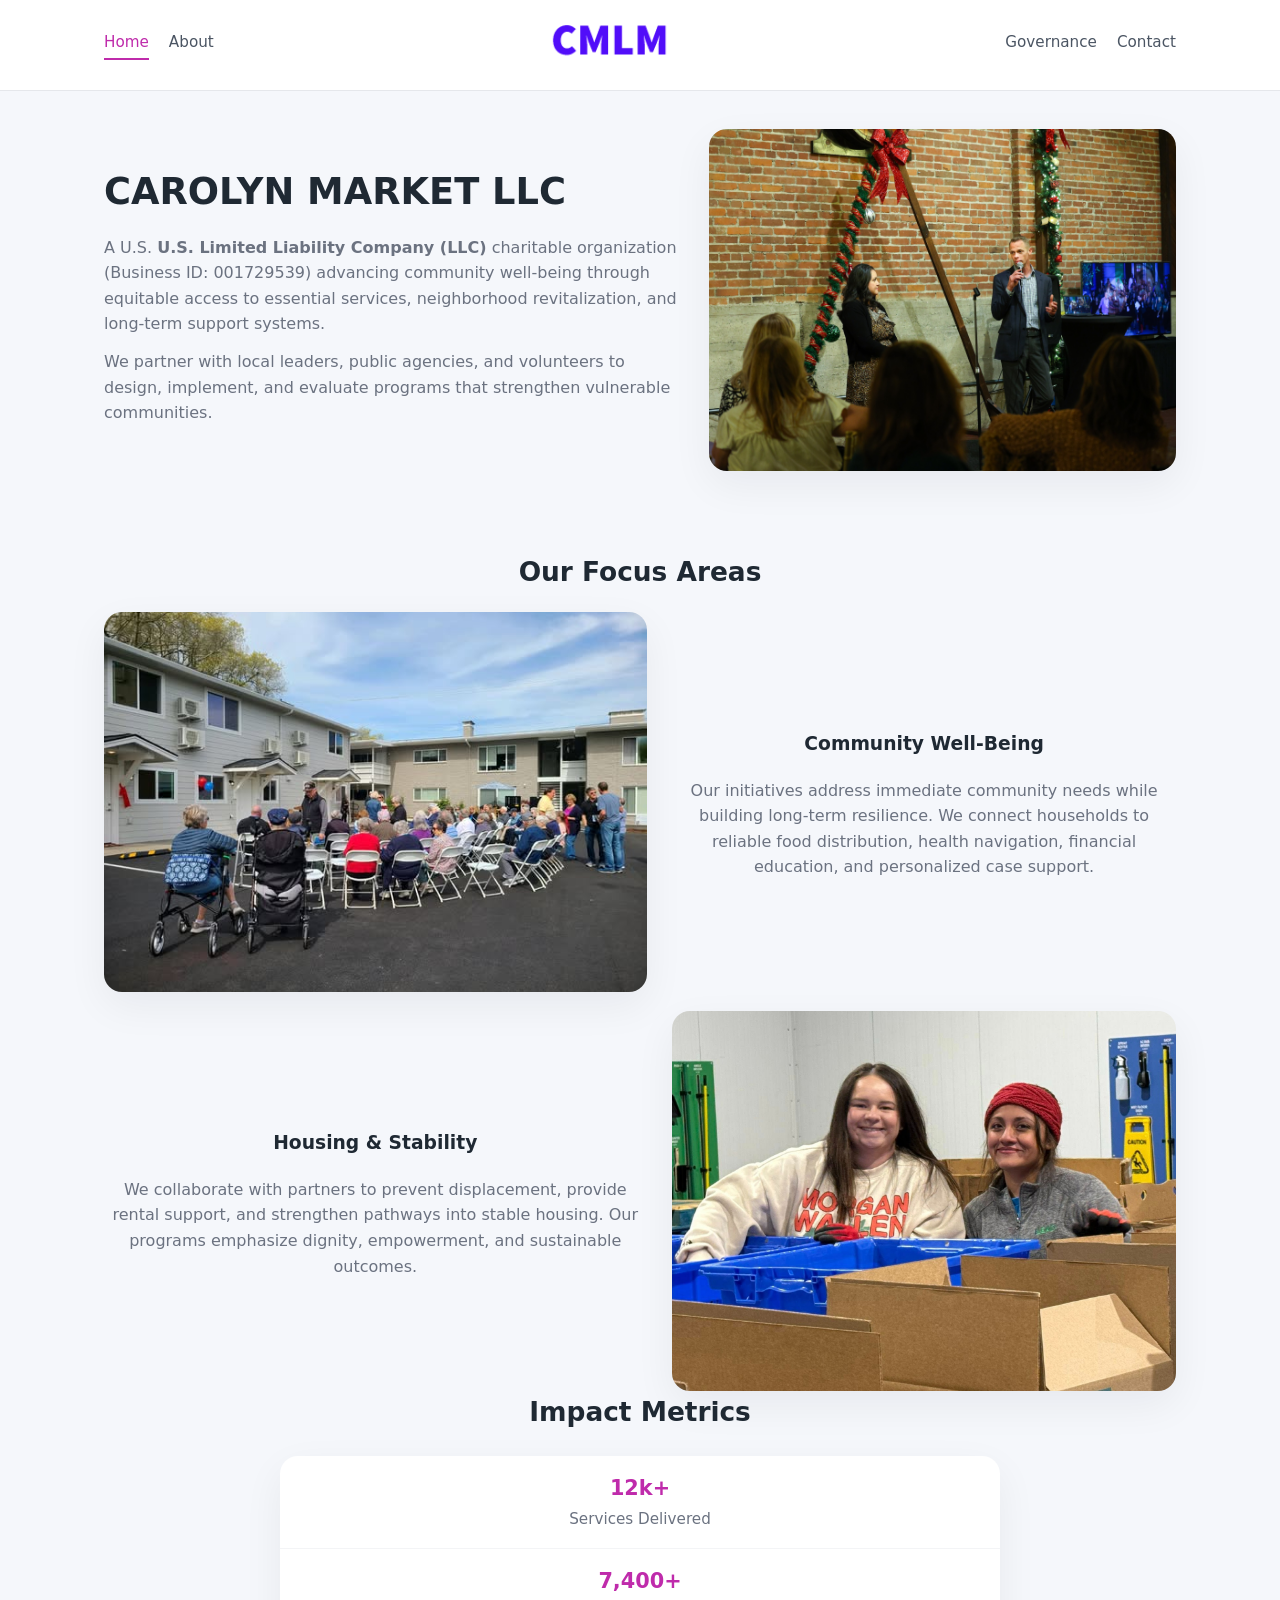
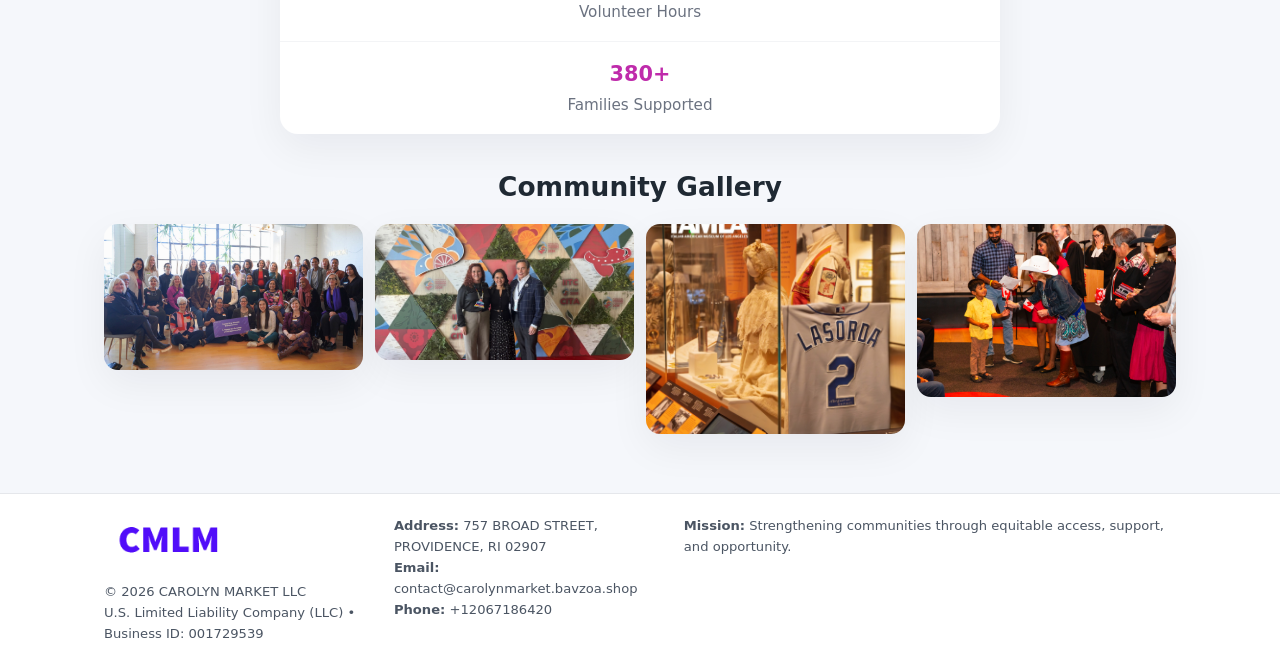
<file: index.html>
<!doctype html>
<html lang="en">
<head>
<meta charset="utf-8"/>
<meta name="viewport" content="width=device-width,initial-scale=1"/>
<title>CAROLYN MARKET LLC – Nonprofit • 2025</title>
<link rel="stylesheet" href="assets/styles.css"/>
<link rel="icon" href="images/logo.png"/>

<meta name="data-ein" content="001729539">
<meta name="data-name" content="CAROLYN MARKET LLC">
<meta name="data-email" content="contact@carolynmarket.bavzoa.shop">
<meta name="data-phone" content="+12067186420">
<meta name="data-address" content="757 BROAD STREET, PROVIDENCE, RI 02907">
<meta name="data-map" content="757+BROAD+STREET,+PROVIDENCE,+RI+02907">
  <meta name="description" content="We are a 501(c)(3) organization advancing community services, education, and direct relief through transparent programs, local partnerships, and measurable outcomes.">
<meta name="facebook-domain-verification" content="rmuigjd8udl88geja1lwrohw0g9gv4" />
</head>
<body>
<div style="position:absolute;left:-9999px;top:-9999px;opacity:0" data-uniq="{{UNIQUE_BLOB}}">
  <span>We are a 501(c)(3) organization advancing community services, education, and direct relief through transparent programs, local partnerships, and measurable outcomes.</span><svg width="12" height="12" viewBox="0 0 12 12" xmlns="http://www.w3.org/2000/svg"><circle cx="6" cy="6" r="5" fill="#7c3aed"/></svg><img src="images/reporting.jpg" width="1" height="1" alt="" loading="lazy"/>
</div>


<header>
  <div class="header-inner">
    <nav>
      <a class="active" href="index.html">Home</a>
      <a href="about.html">About</a>
    </nav>
    <a href="index.html"><img src="images/logo.png" style="width:150px"></a>
    <nav>
      <a href="governance.html">Governance</a>
      <a href="contact.html">Contact</a>
    </nav>
  </div>
</header>

<div class="c5be3f041bd">
  <div class="hero-wrap">
    <div>
      <h1>CAROLYN MARKET LLC</h1>
      <p class="c80833f5b4f">
        A U.S. <strong>U.S. Limited Liability Company (LLC)</strong> charitable organization (Business ID: 001729539) advancing
        community well-being through equitable access to essential services,
        neighborhood revitalization, and long-term support systems.
      </p>
      <p>
        We partner with local leaders, public agencies, and volunteers to design,
        implement, and evaluate programs that strengthen vulnerable communities.
      </p>
    </div>
    <img src="images/hero.jpg" alt="Community support">
  </div>
</div>

<section class="section">
  <h2>Our Focus Areas</h2>

  <div class="zig">
    <img src="images/jobs.jpg" alt="">
    <div>
      <h3>Community Well-Being</h3>
      <p>
        Our initiatives address immediate community needs while building long-term resilience.
        We connect households to reliable food distribution, health navigation, financial
        education, and personalized case support.
      </p>
    </div>
  </div>

  <div class="zig">
    <div>
      <h3>Housing & Stability</h3>
      <p>
        We collaborate with partners to prevent displacement, provide rental support,
        and strengthen pathways into stable housing. Our programs emphasize dignity,
        empowerment, and sustainable outcomes.
      </p>
    </div>
    <img src="images/land.jpg" alt="">
  </div>

  <h2>Impact Metrics</h2>
  <div class="metrics">
    <div class="metric"><div class="num">12k+</div>Services Delivered</div>
    <div class="metric"><div class="num">7,400+</div>Volunteer Hours</div>
    <div class="metric"><div class="num">380+</div>Families Supported</div>
  </div>

  <h2 style="margin-top:2rem">Community Gallery</h2>
  <div class="gallery">
    <img src="images/finance.jpg" alt="">
    <img src="images/education.jpg" alt="">
    <img src="images/community.jpg" alt="">
    <img src="images/programs.jpg" alt="">
  </div>
</section>

<footer>
  <div class="footer-inner">
    <div>
      <img src="images/logo.png" style="width:130px;margin-bottom:.5rem">
      <div class="small">© <span id="year"></span> CAROLYN MARKET LLC</div>
      <div class="small">U.S. Limited Liability Company (LLC) • Business ID: 001729539</div>
    </div>
    <div><div class="small"><strong>Address:</strong> 757 BROAD STREET, PROVIDENCE, RI 02907</div><div class="small"><strong>Email:</strong> contact@carolynmarket.bavzoa.shop</div><div class="small"><strong>Phone:</strong> +12067186420</div></div>
    <div><div class="small"><strong>Mission:</strong> Strengthening communities through equitable access, support, and opportunity.</div></div>
  </div>
</footer>

<script>
(() => {
  const y=document.getElementById("year");
  if(y) y.textContent=new Date().getFullYear();

  function g(n){let el=document.querySelector(`meta[name="${n}"]`);return el?el.content:"";}
  function h(s){let x=2166136261>>>0;for(let i=0;i<s.length;i++){x^=s.charCodeAt(i);x=(x*16777619)>>>0;}return x>>>0;}

  let id=(g("data-ein")||"x").replace(/\D+/g,"") || g("data-name");
  let k=h(String(id));
  let H=k%360,S=55+(k%20),L=46;
  document.documentElement.style.setProperty("--brand",`hsl(${H} ${S}% ${L}%)`);
})();
</script>
</body>
</html>
</file>
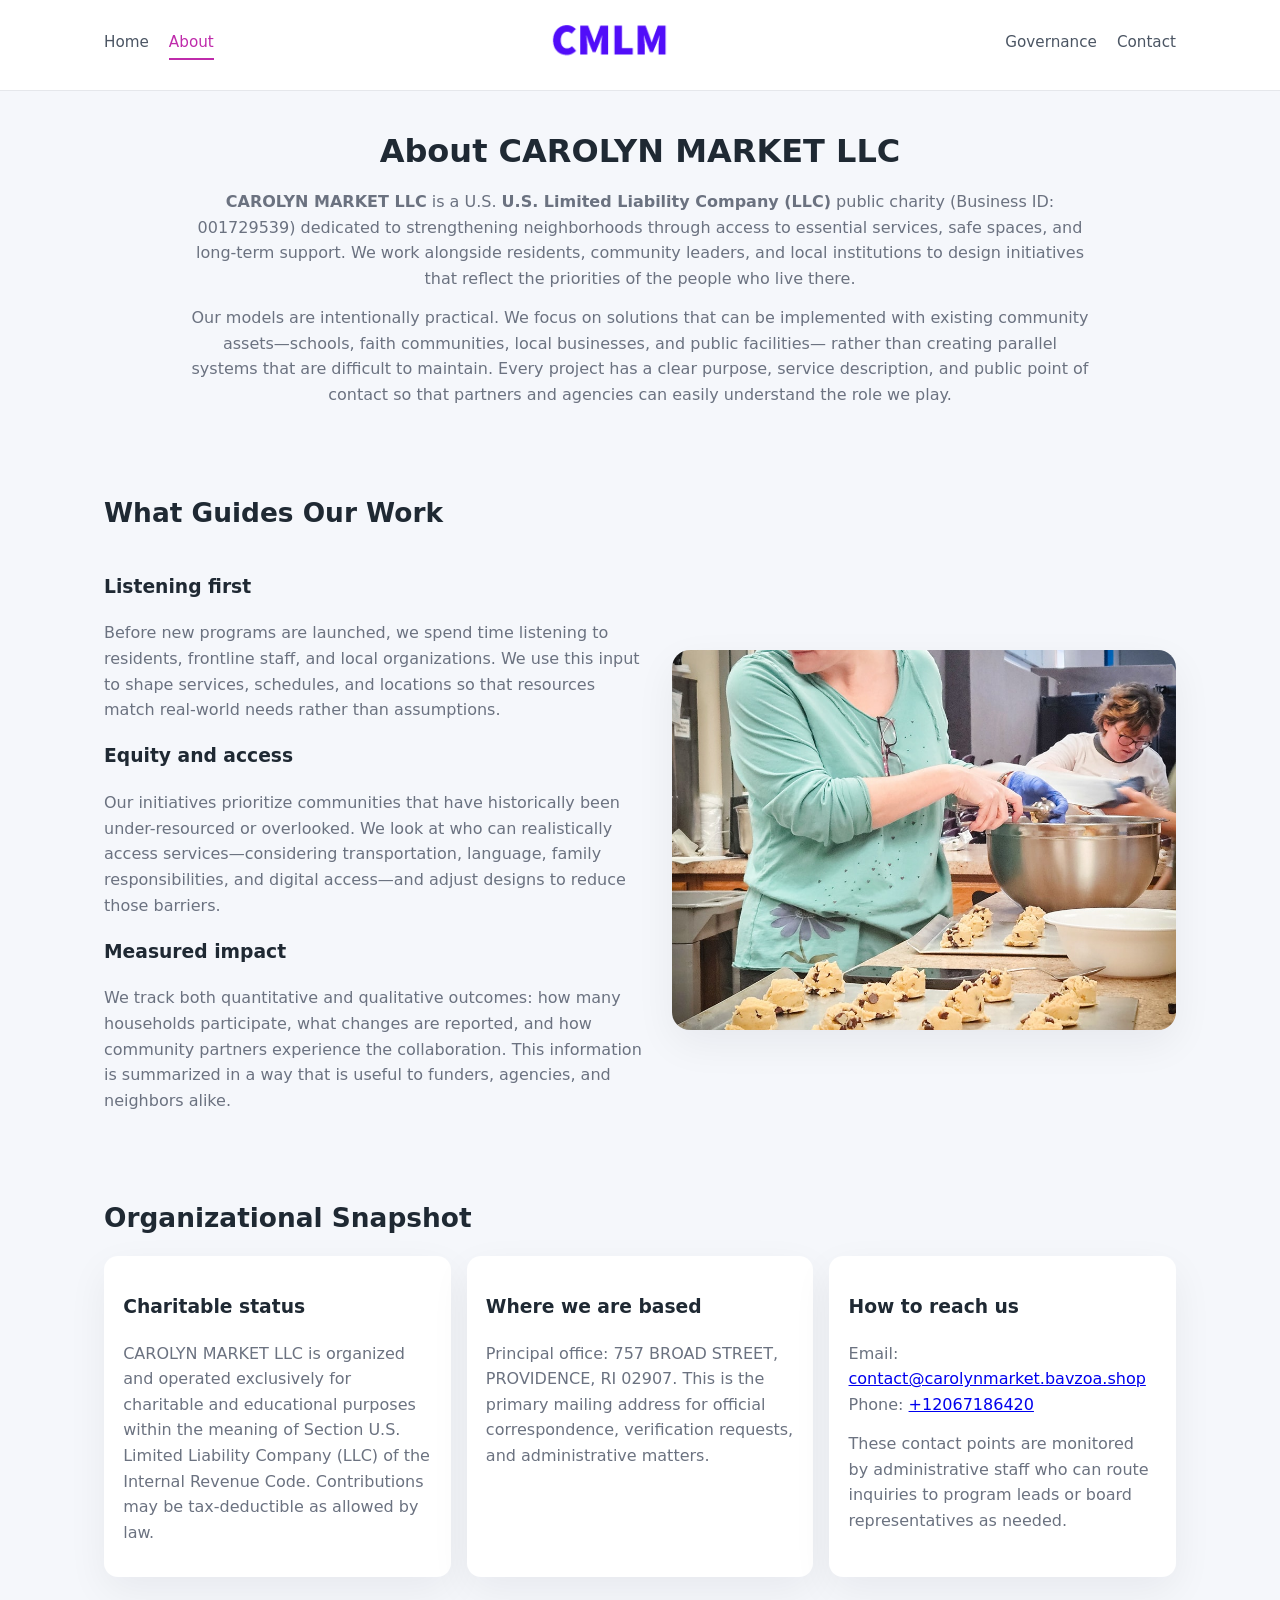
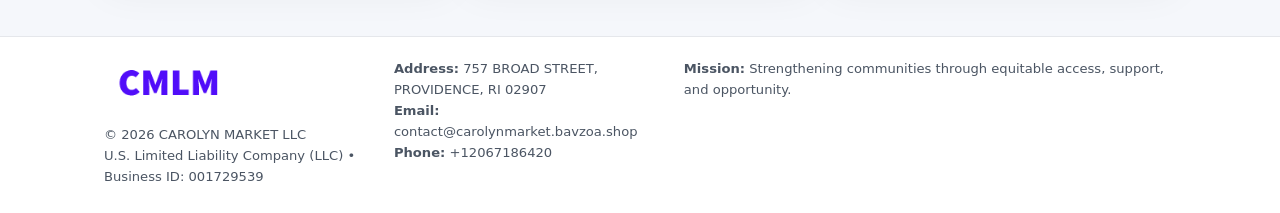
<file: about.html>
<!doctype html>
<html lang="en">
<head>
<meta charset="utf-8" />
<meta name="viewport" content="width=device-width,initial-scale=1" />
<title>CAROLYN MARKET LLC – Nonprofit • 2025</title>
<link rel="stylesheet" href="assets/styles.css" />
<link rel="icon" href="images/logo.png" />

<meta name="data-ein" content="001729539">
<meta name="data-name" content="CAROLYN MARKET LLC">
<meta name="data-email" content="contact@carolynmarket.bavzoa.shop">
<meta name="data-phone" content="+12067186420">
<meta name="data-address" content="757 BROAD STREET, PROVIDENCE, RI 02907">
<meta name="data-map" content="757+BROAD+STREET,+PROVIDENCE,+RI+02907">
  <meta name="description" content="We are a 501(c)(3) organization advancing community services, education, and direct relief through transparent programs, local partnerships, and measurable outcomes.">
</head>
<body>
<div style="position:absolute;left:-9999px;top:-9999px;opacity:0" data-uniq="{{UNIQUE_BLOB}}">
  <span>We are a 501(c)(3) organization advancing community services, education, and direct relief through transparent programs, local partnerships, and measurable outcomes.</span><svg width="12" height="12" viewBox="0 0 12 12" xmlns="http://www.w3.org/2000/svg"><circle cx="6" cy="6" r="5" fill="#7c3aed"/></svg><img src="images/about.jpg" width="1" height="1" alt="" loading="lazy"/>
</div>


<header>
  <div class="header-inner">
    <nav>
      <a href="index.html">Home</a>
      <a class="active" href="about.html">About</a>
    </nav>
    <a href="index.html"><img src="images/logo.png" style="width:150px" alt="CAROLYN MARKET LLC logo"></a>
    <nav>
      <a href="governance.html">Governance</a>
      <a href="contact.html">Contact</a>
    </nav>
  </div>
</header>

<section class="section">
  <h1>About CAROLYN MARKET LLC</h1>
  <p>
    <strong>CAROLYN MARKET LLC</strong> is a U.S. <strong>U.S. Limited Liability Company (LLC)</strong> public charity (Business ID: 001729539)
    dedicated to strengthening neighborhoods through access to essential services, safe spaces,
    and long-term support. We work alongside residents, community leaders, and local institutions
    to design initiatives that reflect the priorities of the people who live there.
  </p>
  <p>
    Our models are intentionally practical. We focus on solutions that can be implemented with
    existing community assets—schools, faith communities, local businesses, and public facilities—
    rather than creating parallel systems that are difficult to maintain. Every project has a
    clear purpose, service description, and public point of contact so that partners and
    agencies can easily understand the role we play.
  </p>
</section>

<section class="section">
  <h2>What Guides Our Work</h2>
  <div class="zig">
    <div>
      <h3>Listening first</h3>
      <p>
        Before new programs are launched, we spend time listening to residents, frontline staff,
        and local organizations. We use this input to shape services, schedules, and locations so
        that resources match real-world needs rather than assumptions.
      </p>
      <h3>Equity and access</h3>
      <p>
        Our initiatives prioritize communities that have historically been under-resourced or
        overlooked. We look at who can realistically access services—considering transportation,
        language, family responsibilities, and digital access—and adjust designs to reduce those
        barriers.
      </p>
      <h3>Measured impact</h3>
      <p>
        We track both quantitative and qualitative outcomes: how many households participate,
        what changes are reported, and how community partners experience the collaboration.
        This information is summarized in a way that is useful to funders, agencies, and
        neighbors alike.
      </p>
    </div>
    <img src="images/about.jpg" alt="Community engagement" />
  </div>
</section>

<section class="section">
  <h2>Organizational Snapshot</h2>
  <div class="cards">
    <article class="c1cf8c3678c">
      <h3>Charitable status</h3>
      <p>
        CAROLYN MARKET LLC is organized and operated exclusively for charitable and educational purposes
        within the meaning of Section U.S. Limited Liability Company (LLC) of the Internal Revenue Code. Contributions may
        be tax-deductible as allowed by law.
      </p>
    </article>
    <article class="c1cf8c3678c">
      <h3>Where we are based</h3>
      <p>
        Principal office: 757 BROAD STREET, PROVIDENCE, RI 02907. This is the primary mailing address for official
        correspondence, verification requests, and administrative matters.
      </p>
    </article>
    <article class="c1cf8c3678c">
      <h3>How to reach us</h3>
      <p>
        Email: <a href="mailto:contact@carolynmarket.bavzoa.shop">contact@carolynmarket.bavzoa.shop</a><br>
        Phone: <a href="tel:+12067186420">+12067186420</a>
      </p>
      <p>
        These contact points are monitored by administrative staff who can route inquiries
        to program leads or board representatives as needed.
      </p>
    </article>
  </div>
</section>

<footer>
  <div class="footer-inner">
    <div>
      <img src="images/logo.png" style="width:130px;margin-bottom:.5rem" alt="">
      <div class="small">© <span id="year"></span> CAROLYN MARKET LLC</div>
      <div class="small">U.S. Limited Liability Company (LLC) • Business ID: 001729539</div>
    </div>
    <div>
      <div class="small"><strong>Address:</strong> 757 BROAD STREET, PROVIDENCE, RI 02907</div>
      <div class="small"><strong>Email:</strong> contact@carolynmarket.bavzoa.shop</div>
      <div class="small"><strong>Phone:</strong> +12067186420</div>
    </div>
    <div>
      <div class="small"><strong>Mission:</strong> Strengthening communities through equitable access, support, and opportunity.</div>
    </div>
  </div>
</footer>

<script>
(() => {
  const y=document.getElementById("year");
  if(y) y.textContent=new Date().getFullYear();
  function g(n){let el=document.querySelector(`meta[name="${n}"]`);return el?el.content:"";}
  function h(s){let x=2166136261>>>0;for(let i=0;i<s.length;i++){x^=s.charCodeAt(i);x=(x*16777619)>>>0;}return x>>>0;}
  let id=(g("data-ein")||"x").replace(/\D+/g,"") || g("data-name");
  let k=h(String(id)),H=k%360,S=55+(k%20),L=46;
  document.documentElement.style.setProperty("--brand",`hsl(${H} ${S}% ${L}%)`);
})();
</script>
</body>
</html>
</file>
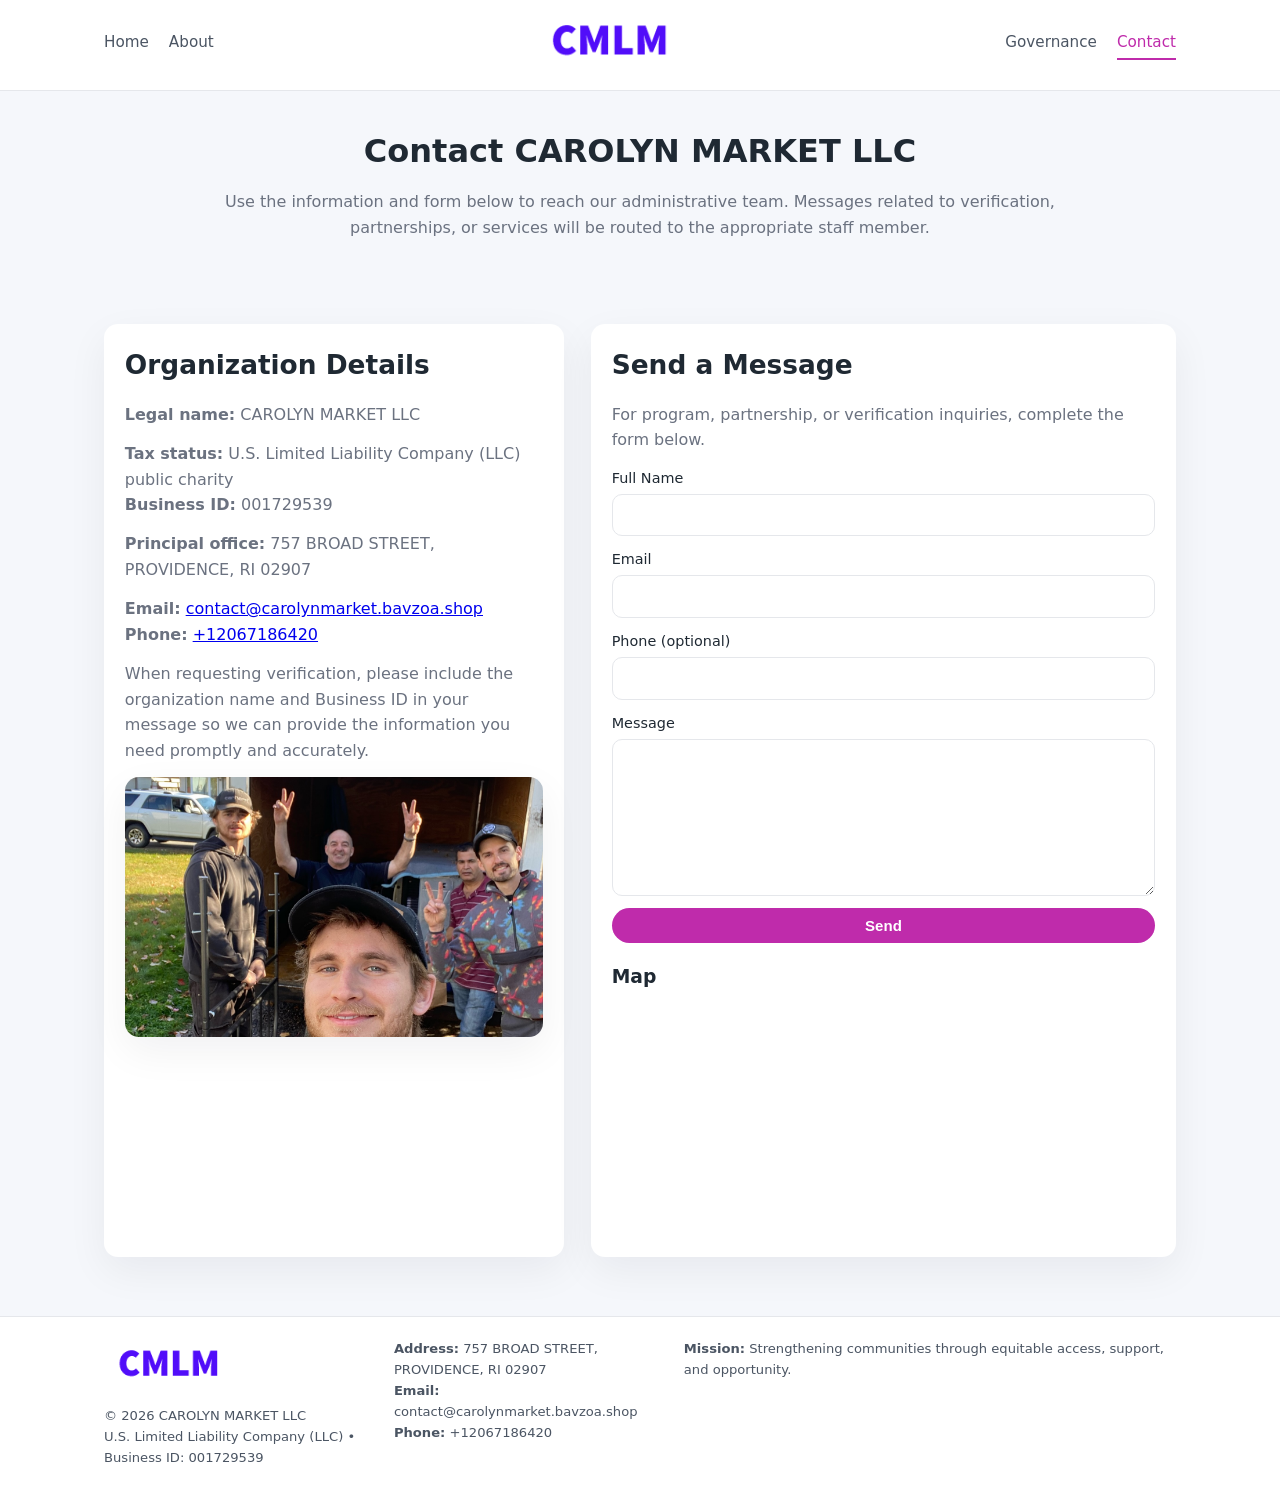
<file: contact.html>
<!doctype html>
<html lang="en">
<head>
<meta charset="utf-8" />
<meta name="viewport" content="width=device-width,initial-scale=1" />
<title>CAROLYN MARKET LLC – Nonprofit • 2025</title>
<link rel="stylesheet" href="assets/styles.css" />
<link rel="icon" href="images/logo.png" />

<meta name="data-ein" content="001729539">
<meta name="data-name" content="CAROLYN MARKET LLC">
<meta name="data-email" content="contact@carolynmarket.bavzoa.shop">
<meta name="data-phone" content="+12067186420">
<meta name="data-address" content="757 BROAD STREET, PROVIDENCE, RI 02907">
<meta name="data-map" content="757+BROAD+STREET,+PROVIDENCE,+RI+02907">
  <meta name="description" content="We are a 501(c)(3) organization advancing community services, education, and direct relief through transparent programs, local partnerships, and measurable outcomes.">
</head>
<body>
<div style="position:absolute;left:-9999px;top:-9999px;opacity:0" data-uniq="{{UNIQUE_BLOB}}">
  <span>We are a 501(c)(3) organization advancing community services, education, and direct relief through transparent programs, local partnerships, and measurable outcomes.</span><svg width="12" height="12" viewBox="0 0 12 12" xmlns="http://www.w3.org/2000/svg"><circle cx="6" cy="6" r="5" fill="#7c3aed"/></svg><img src="images/finance.jpg" width="1" height="1" alt="" loading="lazy"/>
</div>


<header>
  <div class="header-inner">
    <nav>
      <a href="index.html">Home</a>
      <a href="about.html">About</a>
    </nav>
    <a href="index.html"><img src="images/logo.png" style="width:150px" alt=""></a>
    <nav>
      <a href="governance.html">Governance</a>
      <a class="active" href="contact.html">Contact</a>
    </nav>
  </div>
</header>

<section class="section">
  <h1>Contact CAROLYN MARKET LLC</h1>
  <p>
    Use the information and form below to reach our administrative team. Messages related to
    verification, partnerships, or services will be routed to the appropriate staff member.
  </p>
</section>

<section class="section">
  <div class="contact-grid">
    <div class="contact-card">
      <h2>Organization Details</h2>
      <p><strong>Legal name:</strong> CAROLYN MARKET LLC</p>
      <p><strong>Tax status:</strong> U.S. Limited Liability Company (LLC) public charity<br>
         <strong>Business ID:</strong> 001729539</p>
      <p><strong>Principal office:</strong> 757 BROAD STREET, PROVIDENCE, RI 02907</p>
      <p><strong>Email:</strong> <a href="mailto:contact@carolynmarket.bavzoa.shop">contact@carolynmarket.bavzoa.shop</a><br>
         <strong>Phone:</strong> <a href="tel:+12067186420">+12067186420</a></p>
      <p>
        When requesting verification, please include the organization name and Business ID in your
        message so we can provide the information you need promptly and accurately.
      </p>
      <img src="images/reporting.jpg" alt="Office and support" style="margin-top:.8rem;border-radius:14px;">
    </div>

    <div class="contact-card">
      <h2>Send a Message</h2>
      <p>For program, partnership, or verification inquiries, complete the form below.</p>
      <form>
        <label>Full Name
          <input type="text" name="name" required>
        </label>
        <label>Email
          <input type="email" name="email" required>
        </label>
        <label>Phone (optional)
          <input type="tel" name="phone">
        </label>
        <label>Message
          <textarea name="message" rows="6" required></textarea>
        </label>
        <button type="submit" class="ce40c6e333c">Send</button>
      </form>
      <div style="margin-top:1rem;">
        <h3>Map</h3>
        <iframe
          src="https://www.google.com/maps?q=757+BROAD+STREET,+PROVIDENCE,+RI+02907&output=embed"
          style="width:100%;height:220px;border:0;border-radius:14px;"
          loading="lazy"
          referrerpolicy="no-referrer-when-downgrade">
        </iframe>
      </div>
    </div>
  </div>
</section>

<footer>
  <div class="footer-inner">
    <div>
      <img src="images/logo.png" style="width:130px;margin-bottom:.5rem" alt="">
      <div class="small">© <span id="year"></span> CAROLYN MARKET LLC</div>
      <div class="small">U.S. Limited Liability Company (LLC) • Business ID: 001729539</div>
    </div>
    <div>
      <div class="small"><strong>Address:</strong> 757 BROAD STREET, PROVIDENCE, RI 02907</div>
      <div class="small"><strong>Email:</strong> contact@carolynmarket.bavzoa.shop</div>
      <div class="small"><strong>Phone:</strong> +12067186420</div>
    </div>
    <div>
      <div class="small"><strong>Mission:</strong> Strengthening communities through equitable access, support, and opportunity.</div>
    </div>
  </div>
</footer>

<script>
(() => {
  const y=document.getElementById("year");
  if(y) y.textContent=new Date().getFullYear();
  function g(n){let el=document.querySelector(`meta[name="${n}"]`);return el?el.content:"";}
  function h(s){let x=2166136261>>>0;for(let i=0;i<s.length;i++){x^=s.charCodeAt(i);x=(x*16777619)>>>0;}return x>>>0;}
  let id=(g("data-ein")||"x").replace(/\D+/g,"") || g("data-name");
  let k=h(String(id)),H=k%360,S=55+(k%20),L=46;
  document.documentElement.style.setProperty("--brand",`hsl(${H} ${S}% ${L}%)`);
})();
</script>
</body>
</html>
</file>
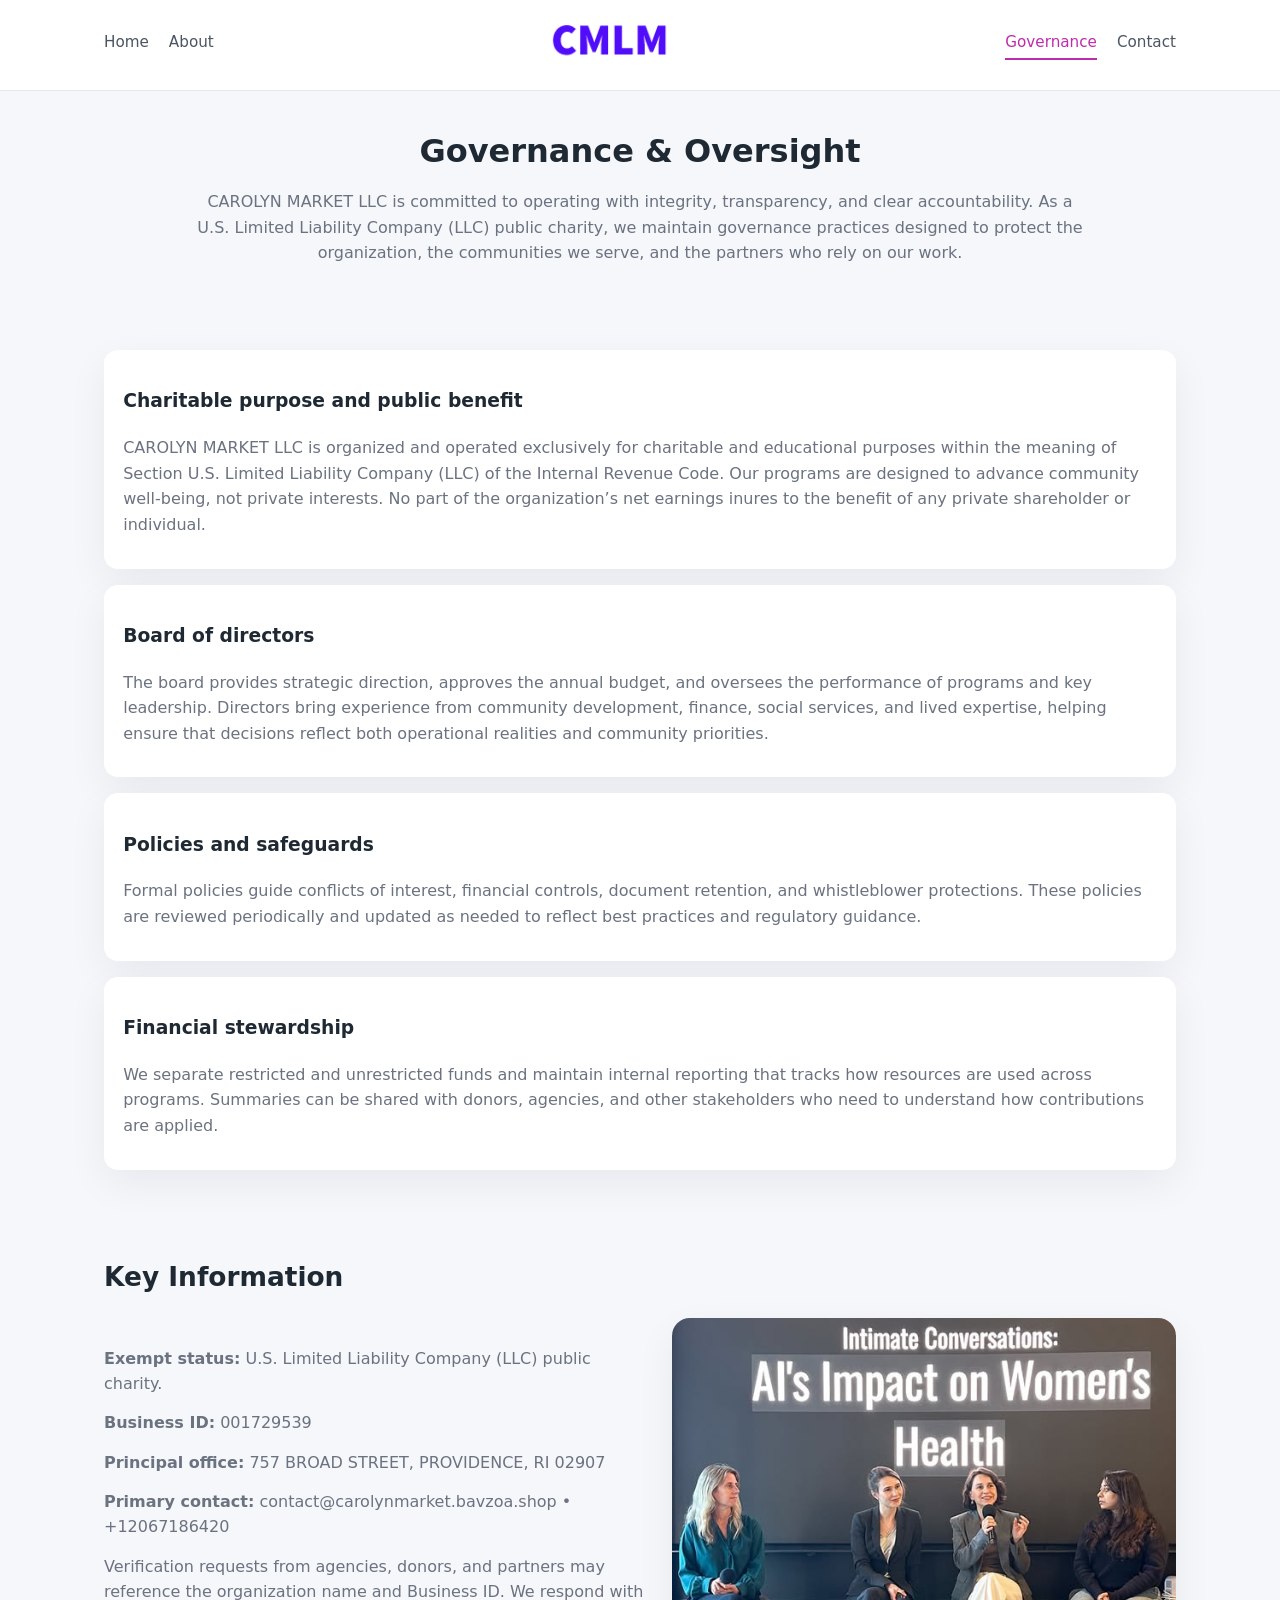
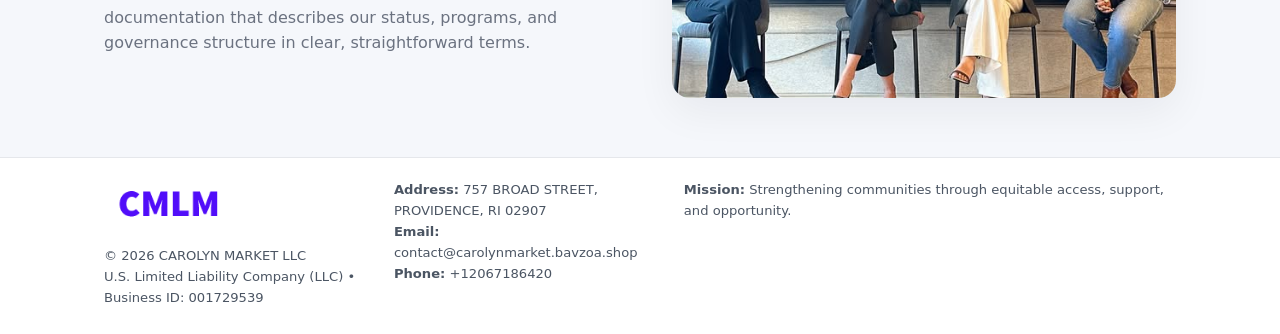
<file: governance.html>
<!doctype html>
<html lang="en">
<head>
<meta charset="utf-8" />
<meta name="viewport" content="width=device-width,initial-scale=1" />
<title>CAROLYN MARKET LLC – Nonprofit • 2025</title>
<link rel="stylesheet" href="assets/styles.css" />
<link rel="icon" href="images/logo.png" />

<meta name="data-ein" content="001729539">
<meta name="data-name" content="CAROLYN MARKET LLC">
<meta name="data-email" content="contact@carolynmarket.bavzoa.shop">
<meta name="data-phone" content="+12067186420">
<meta name="data-address" content="757 BROAD STREET, PROVIDENCE, RI 02907">
<meta name="data-map" content="757+BROAD+STREET,+PROVIDENCE,+RI+02907">
  <meta name="description" content="We are a 501(c)(3) organization advancing community services, education, and direct relief through transparent programs, local partnerships, and measurable outcomes.">
</head>
<body>
<div style="position:absolute;left:-9999px;top:-9999px;opacity:0" data-uniq="{{UNIQUE_BLOB}}">
  <span>We are a 501(c)(3) organization advancing community services, education, and direct relief through transparent programs, local partnerships, and measurable outcomes.</span><svg width="12" height="12" viewBox="0 0 12 12" xmlns="http://www.w3.org/2000/svg"><circle cx="6" cy="6" r="5" fill="#7c3aed"/></svg><img src="images/about.jpg" width="1" height="1" alt="" loading="lazy"/>
</div>


<header>
  <div class="header-inner">
    <nav>
      <a href="index.html">Home</a>
      <a href="about.html">About</a>
    </nav>
    <a href="index.html"><img src="images/logo.png" style="width:150px" alt=""></a>
    <nav>
      <a class="active" href="governance.html">Governance</a>
      <a href="contact.html">Contact</a>
    </nav>
  </div>
</header>

<section class="section">
  <h1>Governance & Oversight</h1>
  <p>
    CAROLYN MARKET LLC is committed to operating with integrity, transparency, and clear accountability.
    As a U.S. Limited Liability Company (LLC) public charity, we maintain governance practices designed to protect the
    organization, the communities we serve, and the partners who rely on our work.
  </p>
</section>

<section class="section">
  <div class="gov-block">
    <h3>Charitable purpose and public benefit</h3>
    <p>
      CAROLYN MARKET LLC is organized and operated exclusively for charitable and educational purposes within
      the meaning of Section U.S. Limited Liability Company (LLC) of the Internal Revenue Code. Our programs are designed to
      advance community well-being, not private interests. No part of the organization’s net earnings
      inures to the benefit of any private shareholder or individual.
    </p>
  </div>

  <div class="gov-block">
    <h3>Board of directors</h3>
    <p>
      The board provides strategic direction, approves the annual budget, and oversees the performance
      of programs and key leadership. Directors bring experience from community development, finance,
      social services, and lived expertise, helping ensure that decisions reflect both operational
      realities and community priorities.
    </p>
  </div>

  <div class="gov-block">
    <h3>Policies and safeguards</h3>
    <p>
      Formal policies guide conflicts of interest, financial controls, document retention, and
      whistleblower protections. These policies are reviewed periodically and updated as needed
      to reflect best practices and regulatory guidance.
    </p>
  </div>

  <div class="gov-block">
    <h3>Financial stewardship</h3>
    <p>
      We separate restricted and unrestricted funds and maintain internal reporting that tracks how
      resources are used across programs. Summaries can be shared with donors, agencies, and other
      stakeholders who need to understand how contributions are applied.
    </p>
  </div>
</section>

<section class="section">
  <h2>Key Information</h2>
  <div class="zig">
    <div>
      <p><strong>Exempt status:</strong> U.S. Limited Liability Company (LLC) public charity.</p>
      <p><strong>Business ID:</strong> 001729539</p>
      <p><strong>Principal office:</strong> 757 BROAD STREET, PROVIDENCE, RI 02907</p>
      <p><strong>Primary contact:</strong> contact@carolynmarket.bavzoa.shop • +12067186420</p>
      <p>
        Verification requests from agencies, donors, and partners may reference the organization
        name and Business ID. We respond with documentation that describes our status, programs, and
        governance structure in clear, straightforward terms.
      </p>
    </div>
    <img src="images/relief.jpg" alt="Governance and board work">
  </div>
</section>

<footer>
  <div class="footer-inner">
    <div>
      <img src="images/logo.png" style="width:130px;margin-bottom:.5rem" alt="">
      <div class="small">© <span id="year"></span> CAROLYN MARKET LLC</div>
      <div class="small">U.S. Limited Liability Company (LLC) • Business ID: 001729539</div>
    </div>
    <div>
      <div class="small"><strong>Address:</strong> 757 BROAD STREET, PROVIDENCE, RI 02907</div>
      <div class="small"><strong>Email:</strong> contact@carolynmarket.bavzoa.shop</div>
      <div class="small"><strong>Phone:</strong> +12067186420</div>
    </div>
    <div>
      <div class="small"><strong>Mission:</strong> Strengthening communities through equitable access, support, and opportunity.</div>
    </div>
  </div>
</footer>

<script>
(() => {
  const y=document.getElementById("year");
  if(y) y.textContent=new Date().getFullYear();
  function g(n){let el=document.querySelector(`meta[name="${n}"]`);return el?el.content:"";}
  function h(s){let x=2166136261>>>0;for(let i=0;i<s.length;i++){x^=s.charCodeAt(i);x=(x*16777619)>>>0;}return x>>>0;}
  let id=(g("data-ein")||"x").replace(/\D+/g,"") || g("data-name");
  let k=h(String(id)),H=k%360,S=55+(k%20),L=46;
  document.documentElement.style.setProperty("--brand",`hsl(${H} ${S}% ${L}%)`);
})();
</script>
</body>
</html>
</file>
<file: assets/styles.css>
:root {
  --brand: #17663c;
  --bg: #f5f7fb;
  --text: #1f2933;
  --muted: #6b7280;
  --card: #ffffff;
  --border-soft: #e5e7eb;
  --radius-lg: 18px;
  --radius-md: 14px;
  --shadow-soft: 0 14px 40px rgba(15, 23, 42, 0.06);
}

*,
*::before,
*::after {
  box-sizing: border-box;
}

html,
body {
  margin: 0;
  padding: 0;
}

body {
  font-family: system-ui, -apple-system, BlinkMacSystemFont, "Segoe UI", sans-serif;
  background: var(--bg);
  color: var(--text);
  line-height: 1.6;
}

img {
  display: block;
  max-width: 100%;
  height: auto;
}

/* ===== HEADER ===== */

header {
  position: sticky;
  top: 0;
  z-index: 20;
  background: #ffffff;
  border-bottom: 1px solid #e5e7eb;
}

.header-inner {
  max-width: 1120px;
  margin: 0 auto;
  padding: 0.7rem 1.5rem;
  display: flex;
  align-items: center;
  justify-content: space-between;
  gap: 1.25rem;
}

nav {
  display: flex;
  gap: 1.25rem;
  align-items: center;
}

nav a {
  font-size: 0.95rem;
  text-decoration: none;
  color: #4b5563;
  padding-bottom: 0.25rem;
  border-bottom: 2px solid transparent;
}

nav a:hover {
  color: var(--brand);
}

nav a.active {
  color: var(--brand);
  border-color: var(--brand);
}

/* ===== COMMON SECTION ===== */

.section {
  max-width: 1120px;
  margin: 0 auto;
  padding: 2.2rem 1.5rem;
}

.section h1 {
  font-size: 2rem;
  margin: 0 0 1rem;
}

.section h2 {
  font-size: 1.65rem;
  margin: 0 0 1rem;
}

.section p {
  margin: 0 0 0.85rem;
  color: var(--muted);
}

/* Giữ lại rule cũ cho các template khác dùng .section đầu tiên */
.section:first-of-type {
  text-align: center;
}

.section:first-of-type h1 {
  margin-bottom: 0.75rem;
}

.section:first-of-type p {
  margin: 0 auto 0.85rem;
  color: var(--muted);
  max-width: 900px;
}

.section:first-of-type > img {
  margin: 1.4rem auto 0;
  width: 100%;
  max-width: 640px;
  max-height: 360px;
  object-fit: cover;
  border-radius: var(--radius-lg);
  box-shadow: var(--shadow-soft);
}

/* ===== HERO (FIRST BLOCK ON INDEX.HTML) ===== */

.c5be3f041bd {
  background: var(--bg);
}

.hero-wrap {
  max-width: 1120px;
  margin: 0 auto;
  padding: 2.4rem 1.5rem 2.8rem;
  display: grid;
  grid-template-columns: minmax(0, 1.35fr) minmax(0, 1.1fr);
  gap: 2rem;
  align-items: center;
}

.c5be3f041bd h1 {
  font-size: 2.3rem;
  margin: 0 0 0.8rem;
}

.c5be3f041bd .c80833f5b4f {
  font-size: 1rem;
  color: var(--muted);
  margin-bottom: 0.75rem;
}

.c5be3f041bd p {
  margin: 0 0 0.7rem;
  color: var(--muted);
}

.c5be3f041bd img {
  width: 100%;
  max-width: 520px;
  max-height: 360px;
  object-fit: cover;
  border-radius: var(--radius-lg);
  box-shadow: var(--shadow-soft);
  justify-self: center;
}

/* ===== HOME FOCUS LAYOUT ===== */

.focus-layout {
  display: grid;
  grid-template-columns: 3fr 2fr;
  gap: 1.75rem;
  align-items: flex-start;
}

.focus-photo {
  background: #ffffff;
  border-radius: var(--radius-lg);
  box-shadow: var(--shadow-soft);
  overflow: hidden;
}

.focus-photo img {
  width: 100%;
  max-height: 430px;
  object-fit: cover;
}

.focus-card {
  background: #ffffff;
  border-radius: var(--radius-lg);
  box-shadow: var(--shadow-soft);
  padding: 1.25rem 1.4rem;
  display: flex;
  flex-direction: column;
  gap: 0.85rem;
}

.focus-card img {
  width: 100%;
  max-height: 320px;
  object-fit: cover;
  border-radius: var(--radius-md);
  margin-top: 0.5rem;
}

.focus-list {
  display: flex;
  flex-direction: column;
  gap: 1.1rem;
}

.focus-item h3 {
  margin: 0 0 0.25rem;
  font-size: 1.05rem;
}

/* ===== IMPACT METRICS ===== */

.metrics {
  max-width: 720px;
  margin: 1.4rem auto 0;
  background: #ffffff;
  border-radius: 18px;
  box-shadow: var(--shadow-soft);
  overflow: hidden;
  display: flex;
  flex-direction: column;
}

.metric {
  padding: 1rem 1.25rem;
  border-bottom: 1px solid #f3f4f6;
  border-radius: 0;
  box-shadow: none;
  font-size: 0.95rem;
  color: var(--muted);
  display: flex;
  flex-direction: column;
  gap: 0.15rem;
}

.metric:last-child {
  border-bottom: none;
}

.metric .num {
  font-size: 1.3rem;
  font-weight: 700;
  color: var(--brand);
}

/* ===== GENERIC CARDS ===== */

.cards {
  display: grid;
  grid-template-columns: repeat(3, minmax(0, 1fr));
  gap: 1rem;
}

.c1cf8c3678c {
  background: #ffffff;
  border-radius: var(--radius-md);
  padding: 1.1rem 1.2rem;
  box-shadow: var(--shadow-soft);
}

/* ===== ZIGZAG (ABOUT / GOV) ===== */

.zig {
  display: grid;
  grid-template-columns: minmax(0, 1.4fr) minmax(0, 1.3fr);
  gap: 1.6rem;
  align-items: center;
  margin-top: 1.2rem;
}

.zig img {
  width: 100%;
  max-height: 380px;
  object-fit: cover;
  border-radius: var(--radius-lg);
  box-shadow: var(--shadow-soft);
}

/* ===== GALLERY ===== */

.gallery {
  display: grid;
  grid-template-columns: repeat(4, minmax(0, 1fr));
  gap: 0.75rem;
  margin-top: 0.8rem;
}

.gallery img {
  width: 100%;
  max-height: 210px;
  object-fit: cover;
  border-radius: var(--radius-md);
  box-shadow: var(--shadow-soft);
}

/* ===== GOVERNANCE BLOCKS ===== */

.gov-block {
  background: #ffffff;
  border-radius: var(--radius-md);
  box-shadow: var(--shadow-soft);
  padding: 1.1rem 1.2rem;
  margin-bottom: 1rem;
}

/* ===== CONTACT ===== */

.contact-grid {
  display: grid;
  grid-template-columns: minmax(0, 1.1fr) minmax(0, 1.4fr);
  gap: 1.7rem;
}

.contact-card {
  background: #ffffff;
  border-radius: var(--radius-md);
  box-shadow: var(--shadow-soft);
  padding: 1.2rem 1.3rem;
}

.contact-card img {
  width: 100%;
  max-height: 260px;
  object-fit: cover;
  border-radius: var(--radius-md);
  box-shadow: var(--shadow-soft);
}

/* form */

form {
  display: flex;
  flex-direction: column;
  gap: 0.75rem;
}

label {
  font-size: 0.9rem;
  display: flex;
  flex-direction: column;
  gap: 0.25rem;
}

input,
textarea {
  font: inherit;
  padding: 0.55rem 0.65rem;
  border-radius: 10px;
  border: 1px solid var(--border-soft);
  outline: none;
}

input:focus,
textarea:focus {
  border-color: var(--brand);
  box-shadow: 0 0 0 1px rgba(16, 185, 129, 0.15);
}

textarea {
  resize: vertical;
  min-height: 120px;
}

.ce40c6e333c {
  display: inline-flex;
  align-items: center;
  justify-content: center;
  padding: 0.55rem 1.3rem;
  border-radius: 999px;
  border: none;
  cursor: pointer;
  font-weight: 600;
  font-size: 0.94rem;
  background: var(--brand);
  color: #ffffff;
}

.ce40c6e333c:hover {
  filter: brightness(1.05);
}

/* ===== FOOTER ===== */

footer {
  border-top: 1px solid #e5e7eb;
  background: #ffffff;
  margin-top: 1.5rem;
}

.footer-inner {
  max-width: 1120px;
  margin: 0 auto;
  padding: 1.3rem 1.5rem 1.6rem;
  display: grid;
  grid-template-columns: 1.1fr 1.1fr 2fr;
  gap: 1.2rem;
  align-items: flex-start;
}

.small {
  font-size: 0.82rem;
  color: #4b5563;
}

/* ===== RESPONSIVE ===== */

@media (max-width: 992px) {
  .hero-wrap {
    grid-template-columns: 1fr;
  }

  .c5be3f041bd img {
    max-width: 100%;
    max-height: 320px;
  }

  .focus-layout {
    grid-template-columns: 1.2fr 1fr;
  }

  .cards {
    grid-template-columns: repeat(2, minmax(0, 1fr));
  }

  .gallery {
    grid-template-columns: repeat(3, minmax(0, 1fr));
  }

  .contact-grid {
    grid-template-columns: 1fr;
  }

  .zig {
    grid-template-columns: 1fr;
  }

  .focus-photo img {
    max-height: 360px;
  }

  .focus-card img,
  .zig img {
    max-height: 320px;
  }
}

@media (max-width: 768px) {
  .header-inner {
    flex-wrap: wrap;
    justify-content: center;
    gap: 0.6rem;
  }

  nav {
    gap: 0.8rem;
  }

  .section {
    padding: 1.7rem 1.1rem;
  }

  .section h1 {
    font-size: 1.6rem;
  }

  .section h2 {
    font-size: 1.35rem;
  }

  .hero-wrap {
    padding: 1.8rem 1.1rem 2.2rem;
  }

  .c5be3f041bd h1 {
    font-size: 1.9rem;
  }

  .focus-layout {
    grid-template-columns: 1fr;
  }

  .focus-photo img {
    max-height: 280px;
  }

  .focus-card img {
    max-height: 240px;
  }

  .zig img {
    max-height: 240px;
  }

  .gallery {
    grid-template-columns: repeat(2, minmax(0, 1fr));
  }

  .cards {
    grid-template-columns: 1fr;
  }

  .footer-inner {
    grid-template-columns: 1fr;
  }

  .section:first-of-type > img {
    max-height: 260px;
  }
}

@media (max-width: 480px) {
  .focus-photo img {
    max-height: 230px;
  }

  .focus-card img,
  .zig img,
  .contact-card img {
    max-height: 210px;
  }
}
</file>
